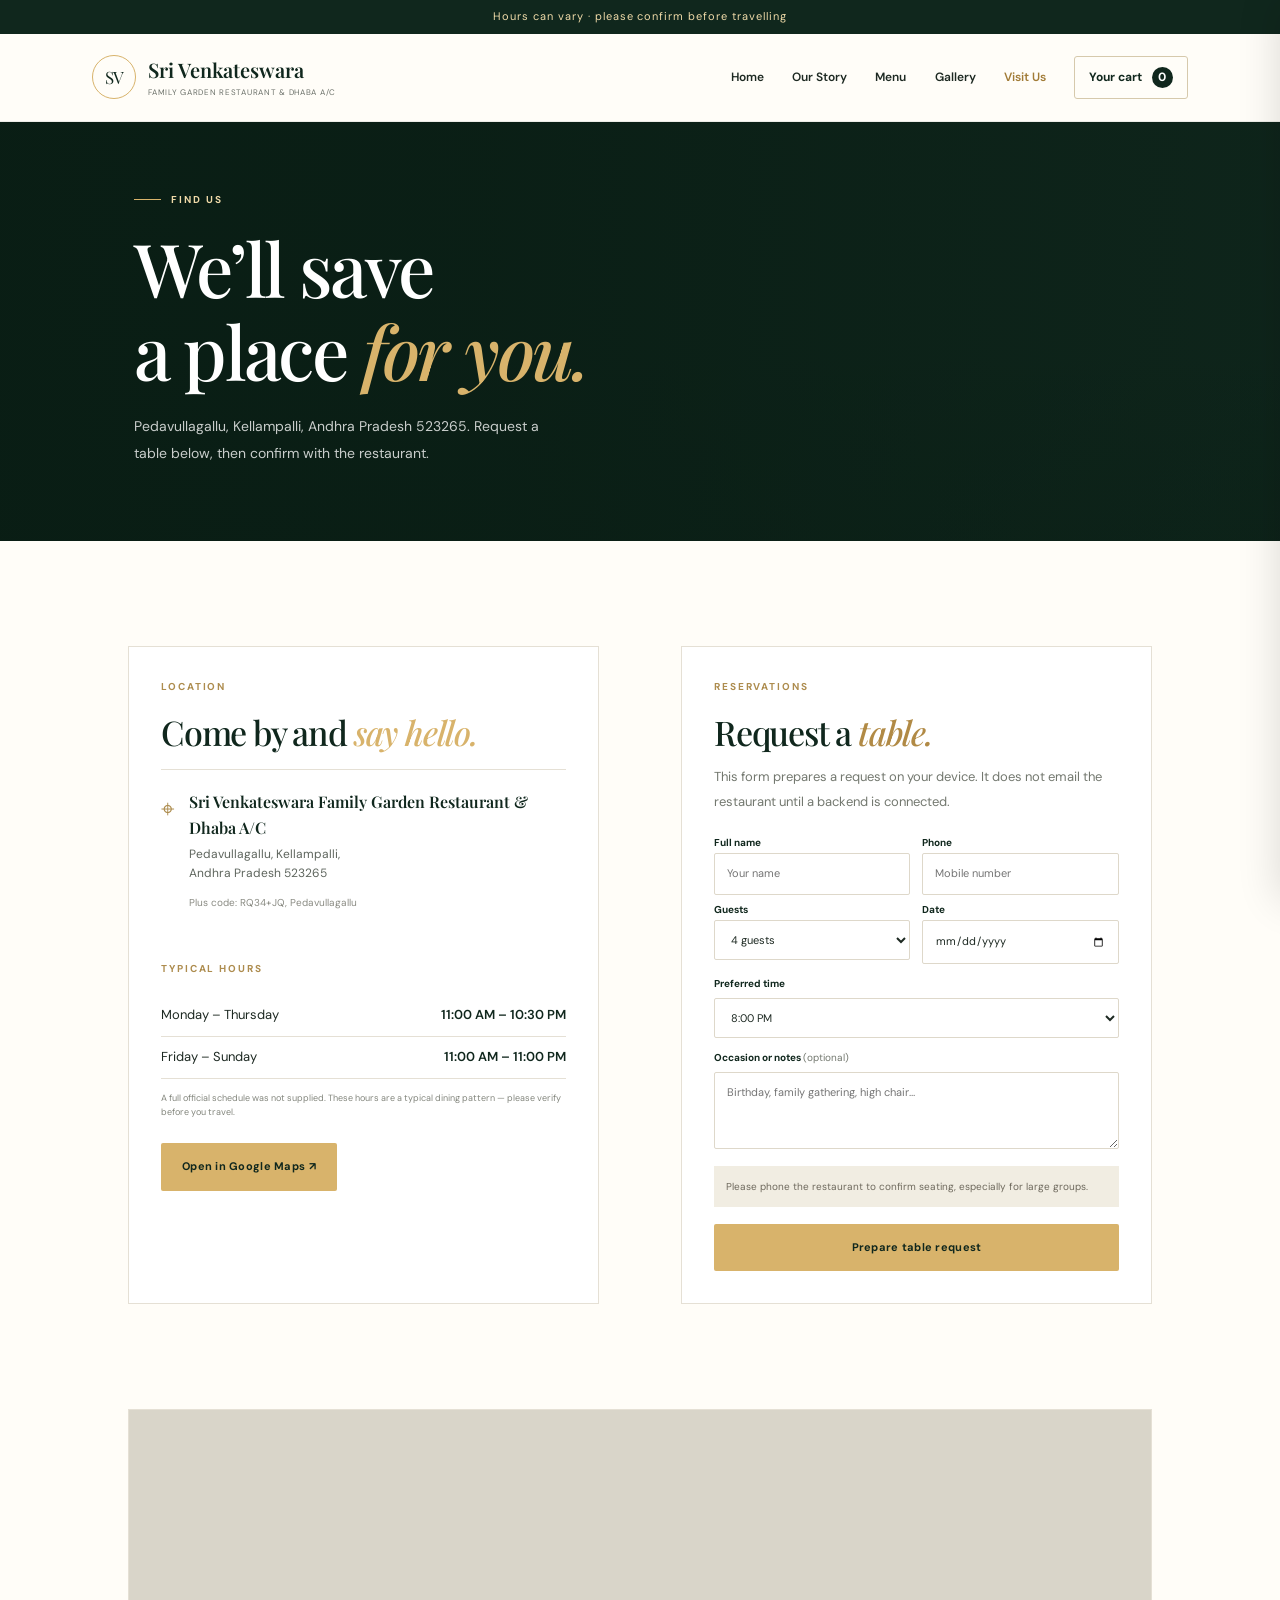
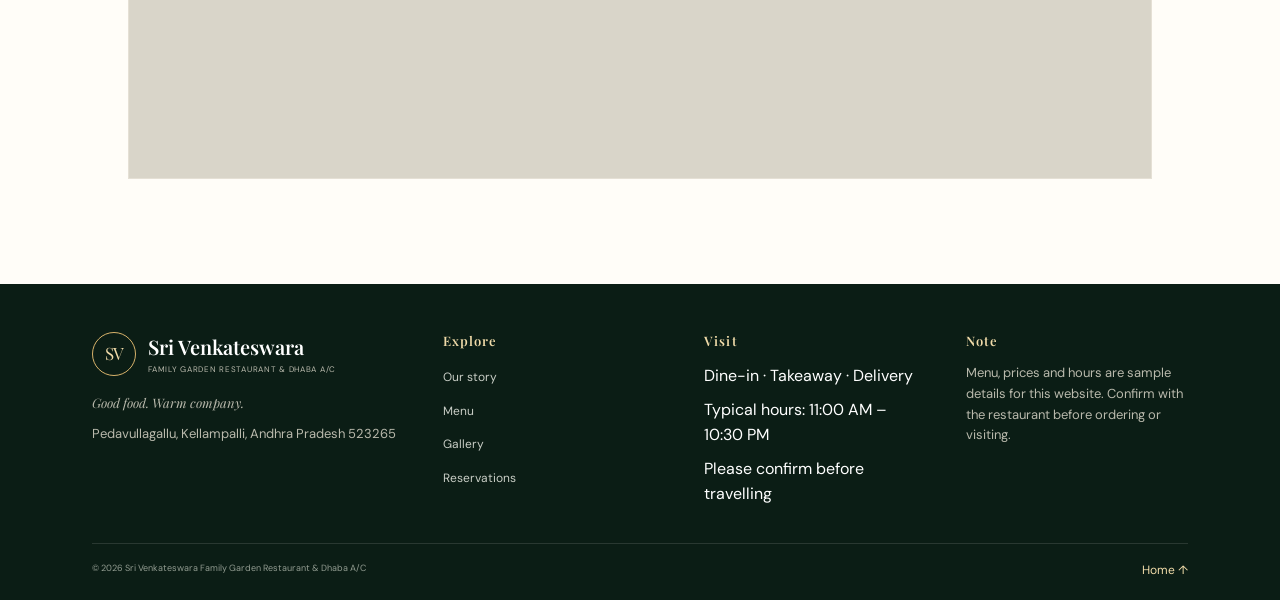
<file: contact.html>
<!DOCTYPE html>
<html lang="en">
<head>
  <meta charset="UTF-8" />
  <meta name="viewport" content="width=device-width, initial-scale=1.0" />
  <meta name="theme-color" content="#10271d" />
  <meta name="description" content="Find Sri Venkateswara Family Garden Restaurant & Dhaba A/C in Pedavullagallu, Kellampalli. Hours, map and table requests." />
  <title>Visit Us | Sri Venkateswara Restaurant</title>
  <link rel="preconnect" href="https://fonts.googleapis.com">
  <link rel="preconnect" href="https://fonts.gstatic.com" crossorigin>
  <link href="https://fonts.googleapis.com/css2?family=DM+Sans:wght@400;500;600;700&family=Playfair+Display:wght@500;600;700&display=swap" rel="stylesheet">
  <link rel="stylesheet" href="styles.css" />
</head>
<body>
  <div class="announcement">Hours can vary · please confirm before travelling</div>
  <header class="site-header">
    <a class="brand" href="index.html" aria-label="Sri Venkateswara home">
      <span class="brand-mark" aria-hidden="true">SV</span>
      <span class="brand-copy">
        <strong>Sri Venkateswara</strong>
        <small>FAMILY GARDEN RESTAURANT &amp; DHABA A/C</small>
      </span>
    </a>
    <button class="menu-toggle" id="menuToggle" aria-label="Open navigation" aria-expanded="false">☰</button>
    <nav class="main-nav" id="mainNav">
      <a href="index.html">Home</a>
      <a href="about.html">Our Story</a>
      <a href="menu.html">Menu</a>
      <a href="gallery.html">Gallery</a>
      <a class="active" href="contact.html">Visit Us</a>
      <button class="cart-nav" id="openCart" type="button">Your cart <span id="cartCount">0</span></button>
    </nav>
  </header>

  <main>
    <section class="hero page-hero contact-hero">
      <div class="hero-shade"></div>
      <div class="hero-content">
        <p class="eyebrow"><span></span> FIND US</p>
        <h1>We’ll save<br>a place <em>for you.</em></h1>
        <p class="hero-description">Pedavullagallu, Kellampalli, Andhra Pradesh 523265. Request a table below, then confirm with the restaurant.</p>
      </div>
    </section>

    <section class="section contact-grid">
      <div class="info-card">
        <p class="eyebrow">LOCATION</p>
        <h2>Come by and <em>say hello.</em></h2>
        <div class="address-card">
          <span class="address-icon">⌖</span>
          <div>
            <strong>Sri Venkateswara Family Garden Restaurant &amp; Dhaba A/C</strong>
            <p>Pedavullagallu, Kellampalli,<br>Andhra Pradesh 523265</p>
            <small>Plus code: RQ34+JQ, Pedavullagallu</small>
          </div>
        </div>
        <p class="eyebrow" style="margin-top:28px">TYPICAL HOURS</p>
        <table class="hours-table">
          <tr><td>Monday – Thursday</td><td>11:00 AM – 10:30 PM</td></tr>
          <tr><td>Friday – Sunday</td><td>11:00 AM – 11:00 PM</td></tr>
        </table>
        <p class="hours-note" style="max-width:none;margin-top:12px">A full official schedule was not supplied. These hours are a typical dining pattern — please verify before you travel.</p>
        <div class="visit-actions" style="margin-top:24px">
          <a class="button button-gold" href="https://www.google.com/maps/search/?api=1&query=Sri+Venkateswara+Family+Garden+Restaurant+Dhaba+Pedavullagallu+Andhra+Pradesh+523265" target="_blank" rel="noopener noreferrer">Open in Google Maps ↗</a>
        </div>
      </div>
      <div class="form-card">
        <p class="eyebrow">RESERVATIONS</p>
        <h2>Request a <em>table.</em></h2>
        <p class="muted">This form prepares a request on your device. It does not email the restaurant until a backend is connected.</p>
        <form id="reservationForm">
          <div class="two-col">
            <div>
              <label for="guestName">Full name</label>
              <input id="guestName" name="guestName" required autocomplete="name" placeholder="Your name">
            </div>
            <div>
              <label for="guestPhone">Phone</label>
              <input id="guestPhone" name="guestPhone" type="tel" required autocomplete="tel" placeholder="Mobile number">
            </div>
          </div>
          <div class="two-col">
            <div>
              <label for="guestCount">Guests</label>
              <select id="guestCount" name="guestCount" required>
                <option value="2">2 guests</option>
                <option value="3">3 guests</option>
                <option value="4" selected>4 guests</option>
                <option value="6">6 guests</option>
                <option value="8">8 guests</option>
                <option value="10+">10 or more</option>
              </select>
            </div>
            <div>
              <label for="visitDate">Date</label>
              <input id="visitDate" name="visitDate" type="date" required>
            </div>
          </div>
          <label for="visitTime">Preferred time</label>
          <select id="visitTime" name="visitTime" required>
            <option>12:00 PM</option>
            <option>1:00 PM</option>
            <option>1:30 PM</option>
            <option>7:00 PM</option>
            <option selected>8:00 PM</option>
            <option>8:30 PM</option>
            <option>9:00 PM</option>
          </select>
          <label for="guestNotes">Occasion or notes <span>(optional)</span></label>
          <textarea id="guestNotes" name="guestNotes" rows="3" placeholder="Birthday, family gathering, high chair…"></textarea>
          <div class="form-notice">Please phone the restaurant to confirm seating, especially for large groups.</div>
          <button class="button button-gold" type="submit">Prepare table request</button>
        </form>
        <div id="reservationConfirmation" class="order-confirmation" hidden aria-live="polite"></div>
      </div>
    </section>

    <section class="section" style="padding-top:0">
      <div class="map-embed">
        <iframe title="Map of Pedavullagallu, Kellampalli" loading="lazy" referrerpolicy="no-referrer-when-downgrade" src="https://maps.google.com/maps?q=Pedavullagallu%20Kellampalli%20Andhra%20Pradesh%20523265&t=&z=15&ie=UTF8&iwloc=&output=embed"></iframe>
      </div>
    </section>
  </main>

  <footer class="site-footer">
    <div class="footer-grid">
      <div>
        <a class="brand footer-brand" href="index.html">
          <span class="brand-mark" aria-hidden="true">SV</span>
          <span class="brand-copy"><strong>Sri Venkateswara</strong><small>FAMILY GARDEN RESTAURANT &amp; DHABA A/C</small></span>
        </a>
        <p class="footer-tagline">Good food. Warm company.</p>
        <p>Pedavullagallu, Kellampalli, Andhra Pradesh 523265</p>
      </div>
      <div>
        <h3>Explore</h3>
        <ul>
          <li><a href="about.html">Our story</a></li>
          <li><a href="menu.html">Menu</a></li>
          <li><a href="gallery.html">Gallery</a></li>
          <li><a href="contact.html">Reservations</a></li>
        </ul>
      </div>
      <div>
        <h3>Visit</h3>
        <ul>
          <li>Dine-in · Takeaway · Delivery</li>
          <li>Typical hours: 11:00 AM – 10:30 PM</li>
          <li>Please confirm before travelling</li>
        </ul>
      </div>
      <div>
        <h3>Note</h3>
        <p>Menu, prices and hours are sample details for this website. Confirm with the restaurant before ordering or visiting.</p>
      </div>
    </div>
    <div class="footer-bottom"><span>© <span id="year"></span> Sri Venkateswara Family Garden Restaurant &amp; Dhaba A/C</span><a href="index.html">Home ↑</a></div>
  </footer>

  <div class="cart-backdrop" id="cartBackdrop" hidden></div>
  <aside class="cart-drawer" id="cartDrawer" aria-label="Shopping cart" aria-hidden="true">
    <div class="cart-header"><div><p class="eyebrow">YOUR ORDER</p><h2>Your <em>cart</em></h2></div><button id="closeCart" class="close-cart" aria-label="Close cart">×</button></div>
    <div id="cartItems" class="cart-items"></div>
    <div class="cart-footer">
      <div class="cart-total-row"><span>Estimated total</span><strong id="cartTotal">—</strong></div>
      <p class="cart-small">Sample prices only.</p>
      <button class="button button-gold checkout-button" id="checkoutButton">Continue to checkout</button>
    </div>
  </aside>
  <div class="modal-backdrop" id="checkoutBackdrop" hidden>
    <section class="checkout-modal" role="dialog" aria-modal="true" aria-labelledby="checkoutTitle">
      <button class="close-modal" id="closeCheckout" aria-label="Close checkout">×</button>
      <p class="eyebrow">ALMOST THERE</p>
      <h2 id="checkoutTitle">Order <em>details.</em></h2>
      <p class="checkout-intro">This website prepares a summary only.</p>
      <form id="checkoutForm">
        <label for="customerName">Full name</label>
        <input id="customerName" name="customerName" autocomplete="name" required placeholder="Enter your name">
        <label for="customerPhone">Phone number</label>
        <input id="customerPhone" name="customerPhone" type="tel" autocomplete="tel" required placeholder="Enter your phone number">
        <label for="orderType">Order type</label>
        <select id="orderType" name="orderType" required>
          <option value="Pickup">Pickup / takeaway</option>
          <option value="Dine-in">Dine-in</option>
          <option value="Delivery">Delivery</option>
        </select>
        <label for="customerAddress">Address or special instructions <span>(optional)</span></label>
        <textarea id="customerAddress" name="customerAddress" rows="3"></textarea>
        <div class="checkout-notice">No payment will be taken here.</div>
        <button class="button button-gold checkout-submit" type="submit">Prepare order summary</button>
      </form>
      <div id="orderConfirmation" class="order-confirmation" hidden aria-live="polite"></div>
    </section>
  </div>
  <div class="toast" id="toast" role="status" aria-live="polite"></div>
  <script src="script.js"></script>
</body>
</html>
</file>
<file: styles.css>
:root {
  --green: #10271d;
  --green-2: #18382a;
  --green-3: #244735;
  --gold: #d8b36b;
  --gold-light: #f0dba9;
  --cream: #f7f4ed;
  --paper: #fffdf8;
  --ink: #1d2922;
  --muted: #73786f;
  --line: #e5e0d5;
  --serif: "Playfair Display", Georgia, serif;
  --sans: "DM Sans", Arial, sans-serif;
}
* { box-sizing: border-box; }
html { scroll-behavior: smooth; scroll-padding-top: 90px; }
body { margin: 0; color: var(--ink); background: var(--paper); font-family: var(--sans); line-height: 1.6; }
body.no-scroll { overflow: hidden; }
img { max-width: 100%; display: block; }
a { color: inherit; text-decoration: none; }
button, input, select, textarea { font: inherit; }
button, a { -webkit-tap-highlight-color: transparent; }
button { cursor: pointer; }
.announcement { text-align: center; padding: 8px 15px; background: var(--green); color: var(--gold-light); font-size: 11px; letter-spacing: .09em; }
.site-header { height: 88px; display: flex; align-items: center; justify-content: space-between; padding: 0 7.2%; background: var(--paper); position: sticky; top: 0; z-index: 20; border-bottom: 1px solid rgba(16,39,29,.08); }
.brand { display: flex; align-items: center; gap: 12px; min-width: 0; }
.brand-mark { width: 44px; height: 44px; flex: 0 0 44px; display: grid; place-items: center; border: 1px solid var(--gold); border-radius: 50%; color: var(--green); font-family: var(--serif); font-size: 17px; letter-spacing: -.06em; }
.brand-copy { display: flex; flex-direction: column; line-height: 1.2; }
.brand-copy strong { font: 600 20px var(--serif); color: var(--green); }
.brand-copy small { font-size: 8px; letter-spacing: .09em; margin-top: 5px; color: #6c716a; }
.main-nav { display: flex; align-items: center; gap: clamp(14px, 2.2vw, 32px); font-size: 12px; font-weight: 600; }
.main-nav > a { transition: color .2s; }
.main-nav > a:hover, .main-nav > a.active, .text-link:hover { color: #a17b36; }
.cart-nav { border: 1px solid #d6c9ac; border-radius: 3px; background: transparent; color: var(--green); padding: 10px 14px; font-weight: 700; font-size: 12px; }
.cart-nav span { display: inline-grid; place-items: center; margin-left: 7px; width: 21px; height: 21px; border-radius: 50%; background: var(--green); color: white; }
.menu-toggle { display: none; border: 0; background: none; color: var(--green); font-size: 25px; }
.hero { min-height: 640px; position: relative; display: flex; align-items: center; overflow: hidden; background: var(--green) url("https://images.unsplash.com/photo-1559339352-11d035aa65de?auto=format&fit=crop&w=2000&q=90") center 55% / cover no-repeat; color: white; }
.hero.page-hero { min-height: 380px; background-image: url("https://images.unsplash.com/photo-1414235077428-338989a2e8c0?auto=format&fit=crop&w=2000&q=90"); }
.hero.menu-hero { background-image: url("https://images.unsplash.com/photo-1563379091339-03246963d96c?auto=format&fit=crop&w=2000&q=90"); }
.hero.gallery-hero { background-image: url("https://images.unsplash.com/photo-1517248135467-4c7edcad34c4?auto=format&fit=crop&w=2000&q=90"); }
.hero.contact-hero { background-image: url("https://images.unsplash.com/photo-1552566626-52f8b828add9?auto=format&fit=crop&w=2000&q=90"); }
.hero-shade { position: absolute; inset: 0; background: linear-gradient(90deg, rgba(9,29,20,.95) 0%, rgba(9,29,20,.82) 38%, rgba(9,29,20,.24) 100%), linear-gradient(0deg, rgba(9,29,20,.25), transparent 45%); }
.hero-content { position: relative; z-index: 1; width: min(700px, 88%); margin-left: 10.5%; padding: 70px 0 86px; }
.page-hero .hero-content { padding: 70px 0 60px; }
.eyebrow { font-size: 10px; font-weight: 700; letter-spacing: .19em; color: #ad8c4e; margin: 0 0 18px; }
.hero .eyebrow { color: var(--gold-light); display: flex; align-items: center; gap: 10px; }
.hero .eyebrow span { width: 27px; height: 1px; background: var(--gold); }
h1, h2 { font-family: var(--serif); font-weight: 500; line-height: 1.13; letter-spacing: -.035em; }
h1 { font-size: clamp(42px, 5.8vw, 76px); margin: 0 0 20px; }
h1 em, h2 em { font-weight: 500; color: var(--gold); }
.hero-description { max-width: 440px; font-size: 14px; color: rgba(255,255,255,.78); line-height: 1.9; }
.hero-actions { display: flex; flex-wrap: wrap; gap: 12px; margin-top: 29px; }
.button { display: inline-flex; align-items: center; justify-content: center; gap: 12px; border-radius: 2px; border: 1px solid transparent; padding: 14px 20px; font-size: 11px; font-weight: 700; letter-spacing: .025em; transition: transform .2s, background .2s; min-height: 47px; }
.button:hover { transform: translateY(-2px); }
.button-gold { background: var(--gold); color: var(--green); }
.button-gold:hover { background: var(--gold-light); }
.button-outline { border-color: rgba(255,255,255,.45); color: white; background: transparent; }
.button-outline:hover { background: rgba(255,255,255,.08); }
.button-dark { background: var(--green); color: white; }
.button-dark:hover { background: var(--green-2); }
.hero-rating { display: flex; align-items: center; gap: 9px; font-size: 11px; color: rgba(255,255,255,.72); margin-top: 38px; }
.hero-rating strong { color: white; }
.stars { color: var(--gold); letter-spacing: 2px; font-size: 13px; white-space: nowrap; }
.hero-note { position: absolute; z-index: 1; right: 8%; bottom: 44px; display: flex; align-items: center; gap: 13px; padding: 16px 22px; background: rgba(16,39,29,.78); border: 1px solid rgba(216,179,107,.5); font-size: 10px; line-height: 1.6; color: rgba(255,255,255,.7); }
.hero-note strong { color: white; font-size: 12px; }
.note-icon { color: var(--gold); font-size: 26px; }
.trust-strip { display: grid; grid-template-columns: repeat(4,1fr); padding: 25px 8%; background: #f0ece2; gap: 24px; }
.trust-strip > div { display: flex; align-items: center; justify-content: center; gap: 13px; }
.trust-icon { display: grid; place-items: center; width: 40px; height: 40px; border: 1px solid #d8c69e; border-radius: 50%; color: #9b7839; font-size: 19px; flex: 0 0 40px; }
.trust-strip strong, .trust-strip small { display: block; }
.trust-strip strong { font-family: var(--serif); color: var(--green); font-size: 16px; font-weight: 600; }
.trust-strip small { font-size: 10px; color: var(--muted); margin-top: 3px; }
.section { padding: 105px 10%; }
.intro-section { display: grid; grid-template-columns: 1fr 1fr; align-items: center; gap: 9%; }
.intro-image { position: relative; padding: 0 0 28px 28px; }
.intro-image::before { content: ""; position: absolute; z-index: 0; left: 0; top: -22px; width: 66%; height: 70%; border: 1px solid var(--gold); }
.intro-image img { position: relative; z-index: 1; width: 100%; height: 430px; object-fit: cover; display: block; }
.image-caption { position: absolute; z-index: 2; bottom: 0; right: -10px; background: var(--green); color: white; padding: 15px 20px; font: 14px var(--serif); }
.image-caption span { color: var(--gold); margin-right: 7px; }
.intro-copy h2, .section-heading h2, .visit-copy h2 { font-size: clamp(35px, 4vw, 51px); color: var(--green); margin: 0 0 20px; }
.intro-copy h2 em, .section-heading h2 em, .visit-copy h2 em, .cart-header h2 em, .checkout-modal h2 em, .form-card h2 em { color: #b18a45; }
.intro-copy > p:not(.eyebrow), .visit-copy > p:not(.eyebrow), .muted { color: var(--muted); font-size: 13px; line-height: 1.95; max-width: 460px; }
.feature-list { margin: 26px 0 20px; border-top: 1px solid var(--line); }
.feature-list > div { display: flex; gap: 17px; align-items: center; border-bottom: 1px solid var(--line); padding: 12px 0; }
.feature-list > div > span { color: #ad8c4e; font-size: 10px; }
.feature-list p { margin: 0; display: flex; flex-direction: column; line-height: 1.6; }
.feature-list strong { font-size: 12px; color: var(--green); }
.feature-list small { color: var(--muted); font-size: 10px; }
.text-link { color: var(--green); font-size: 11px; font-weight: 700; border-bottom: 1px solid var(--gold); padding-bottom: 7px; }
.text-link span { margin-left: 15px; }
.menu-section { background: var(--cream); padding-top: 85px; padding-bottom: 90px; }
.section-heading { display: flex; align-items: end; justify-content: space-between; gap: 40px; margin-bottom: 30px; }
.section-heading h2 { margin-bottom: 0; }
.section-heading > p { color: var(--muted); font-size: 11px; line-height: 1.8; max-width: 330px; margin: 0 0 4px; }
.menu-tabs { display: flex; flex-wrap: wrap; gap: 8px; margin-bottom: 27px; }
.filter-btn { border: 1px solid #d9d4c8; background: transparent; color: #646960; padding: 9px 15px; font-size: 10px; border-radius: 2px; }
.filter-btn.active, .filter-btn:hover { background: var(--green); color: white; border-color: var(--green); }
.menu-grid { display: grid; grid-template-columns: repeat(3,1fr); gap: 20px; }
.menu-card { background: var(--paper); border: 1px solid #e9e4d9; min-width: 0; display: flex; flex-direction: column; transition: box-shadow .2s, transform .2s; }
.menu-card:hover { transform: translateY(-3px); box-shadow: 0 12px 28px rgba(16,39,29,.08); }
.menu-photo { height: 185px; position: relative; overflow: hidden; background: #d9d5c9; }
.menu-photo img { width: 100%; height: 100%; object-fit: cover; display: block; transition: transform .5s; }
.menu-card:hover .menu-photo img { transform: scale(1.04); }
.menu-tag { position: absolute; top: 12px; left: 12px; background: var(--gold-light); color: var(--green); padding: 5px 8px; font-size: 8px; letter-spacing: .1em; text-transform: uppercase; font-weight: 700; }
.menu-card-content { padding: 17px; display: flex; flex-direction: column; flex: 1; }
.menu-card h3 { font: 600 19px var(--serif); color: var(--green); margin: 0 0 7px; }
.menu-card p { color: var(--muted); font-size: 10px; line-height: 1.7; margin: 0 0 15px; flex: 1; }
.menu-card-bottom { display: flex; align-items: center; justify-content: space-between; gap: 8px; border-top: 1px solid var(--line); padding-top: 12px; }
.price-request { font-size: 13px; color: var(--green); font-weight: 700; font-family: var(--serif); }
.add-button { border: 1px solid #c6b487; color: var(--green); background: transparent; padding: 8px 11px; font-size: 10px; font-weight: 700; white-space: nowrap; }
.add-button:hover { background: var(--green); color: white; border-color: var(--green); }
.menu-disclaimer { color: #777a71; font-size: 10px; margin: 22px 0 0; }
.quote-section { text-align: center; background: var(--green); color: white; padding: 60px 20px 65px; }
.quote-mark { font: 72px/1 var(--serif); color: var(--gold); height: 51px; }
.quote-section > p { font: clamp(21px, 3vw, 30px)/1.5 var(--serif); max-width: 650px; margin: 12px auto 18px; }
.quote-source { display: flex; align-items: center; justify-content: center; gap: 12px; font-size: 10px; color: rgba(255,255,255,.65); }
.visit-section { display: grid; grid-template-columns: 1fr 1fr; gap: 9%; align-items: center; }
.visit-copy h2 { margin-bottom: 19px; }
.address-card { display: flex; align-items: flex-start; gap: 14px; padding: 20px 0; margin-top: 18px; border-top: 1px solid var(--line); }
.address-icon { font-size: 24px; color: #ad8c4e; }
.address-card strong { color: var(--green); font: 600 16px var(--serif); }
.address-card p { color: #5e655d; font-size: 12px; margin: 4px 0; }
.address-card small { font-size: 10px; color: #8a8b83; }
.visit-actions { display: flex; align-items: center; flex-wrap: wrap; gap: 14px; }
.hours-note { max-width: 170px; font-size: 9px; color: #83867d; }
.map-panel { min-height: 360px; display: flex; flex-direction: column; align-items: center; justify-content: center; text-align: center; color: white; position: relative; overflow: hidden; background: linear-gradient(135deg, rgba(16,39,29,.92), rgba(24,56,42,.88)), url("https://images.unsplash.com/photo-1517248135467-4c7edcad34c4?auto=format&fit=crop&w=900&q=80") center/cover; }
.map-embed { min-height: 360px; border: 1px solid var(--line); overflow: hidden; background: #d9d5c9; }
.map-embed iframe { width: 100%; height: 100%; min-height: 360px; border: 0; }
.map-panel::before, .map-panel::after { content: ""; position: absolute; width: 145%; height: 1px; background: rgba(216,179,107,.2); transform: rotate(35deg); }
.map-panel::after { transform: rotate(-35deg); }
.map-pin { position: relative; z-index: 1; display: grid; place-items: center; width: 54px; height: 54px; border-radius: 50% 50% 50% 0; transform: rotate(-45deg); background: var(--gold); color: var(--green); font-size: 27px; margin-bottom: 22px; }
.map-label { position: relative; z-index: 1; font-size: 9px; letter-spacing: .18em; color: var(--gold-light); }
.map-panel > strong { position: relative; z-index: 1; font: 30px/1.25 var(--serif); margin: 10px 0 20px; }
.map-panel > a { position: relative; z-index: 1; border-bottom: 1px solid var(--gold); padding-bottom: 5px; font-size: 10px; color: var(--gold-light); }
.site-footer { padding: 48px 7.2% 20px; background: #0b1d15; color: white; }
.footer-grid { display: grid; grid-template-columns: 1.4fr 1fr 1fr 1fr; gap: 40px; margin-bottom: 28px; }
.footer-brand .brand-mark { color: var(--gold-light); }
.footer-brand .brand-copy strong { color: white; }
.footer-brand .brand-copy small { color: #b9b9ac; }
.site-footer p { color: #b9b9ac; font-size: 13px; }
.footer-tagline { font: italic 14px var(--serif); margin: 18px 0 12px; }
.site-footer h3 { margin: 0 0 14px; font: 600 13px var(--serif); color: var(--gold-light); letter-spacing: .08em; }
.site-footer ul { list-style: none; margin: 0; padding: 0; }
.site-footer li { margin-bottom: 8px; }
.site-footer a { color: #c9cec6; font-size: 12px; }
.site-footer a:hover { color: var(--gold-light); }
.footer-bottom { display: flex; justify-content: space-between; gap: 15px; padding-top: 17px; border-top: 1px solid rgba(255,255,255,.12); color: #929c91; font-size: 9px; }
.footer-bottom a { color: var(--gold-light); }
.highlights { display: grid; grid-template-columns: repeat(3,1fr); gap: 22px; }
.highlight-card { padding: 28px 24px; border: 1px solid var(--line); background: white; }
.highlight-card span { color: var(--gold); font-size: 22px; }
.highlight-card h3 { font: 600 22px var(--serif); color: var(--green); margin: 12px 0 8px; }
.highlight-card p { margin: 0; color: var(--muted); font-size: 13px; }
.reviews-grid { display: grid; grid-template-columns: repeat(3,1fr); gap: 20px; }
.review-card { background: white; border: 1px solid var(--line); padding: 26px 22px; }
.review-card p { font: 18px/1.6 var(--serif); color: var(--green); margin: 12px 0 16px; }
.review-card small { color: var(--muted); font-size: 11px; }
.gallery-grid { display: grid; grid-template-columns: repeat(4,1fr); grid-auto-rows: 210px; gap: 12px; }
.gallery-grid figure { margin: 0; overflow: hidden; position: relative; }
.gallery-grid img { width: 100%; height: 100%; object-fit: cover; transition: transform .45s; }
.gallery-grid figure:hover img { transform: scale(1.06); }
.gallery-grid figure:nth-child(1) { grid-column: span 2; grid-row: span 2; }
.gallery-grid figure:nth-child(6) { grid-column: span 2; }
.gallery-grid figcaption { position: absolute; left: 0; right: 0; bottom: 0; padding: 12px 14px; background: linear-gradient(transparent, rgba(9,29,20,.8)); color: white; font-size: 12px; }
.hours-table { width: 100%; border-collapse: collapse; margin-top: 8px; }
.hours-table td { padding: 10px 0; border-bottom: 1px solid var(--line); font-size: 13px; }
.hours-table td:last-child { text-align: right; color: var(--green); font-weight: 600; }
.contact-grid { display: grid; grid-template-columns: 1fr 1fr; gap: 8%; }
.form-card, .info-card { background: white; border: 1px solid var(--line); padding: 32px; }
.form-card h2, .info-card h2 { font-size: 34px; color: var(--green); margin: 0 0 10px; }
.form-card form, .checkout-modal form { display: flex; flex-direction: column; }
.form-card label, .checkout-modal label { font-size: 10px; font-weight: 700; color: var(--green); margin: 12px 0 6px; }
.form-card label span, .checkout-modal label span { color: var(--muted); font-weight: 400; }
.form-card input, .form-card select, .form-card textarea,
.checkout-modal input, .checkout-modal select, .checkout-modal textarea { width: 100%; border: 1px solid #ded8ca; background: white; padding: 11px 12px; color: var(--ink); outline: none; border-radius: 2px; font-size: 11px; }
.form-card input:focus, .form-card select:focus, .form-card textarea:focus,
.checkout-modal input:focus, .checkout-modal select:focus, .checkout-modal textarea:focus { border-color: #b18a45; box-shadow: 0 0 0 2px rgba(216,179,107,.15); }
.form-notice { margin: 17px 0; background: #f1ede2; color: #6e695d; padding: 12px; font-size: 10px; line-height: 1.7; }
.two-col { display: grid; grid-template-columns: 1fr 1fr; gap: 12px; }
.story-stats { display: grid; grid-template-columns: repeat(3,1fr); gap: 18px; margin-top: 36px; }
.story-stats div { padding: 20px; background: var(--cream); }
.story-stats strong { display: block; font: 600 28px var(--serif); color: var(--green); }
.story-stats span { font-size: 11px; color: var(--muted); }
.cart-backdrop, .modal-backdrop { position: fixed; z-index: 40; inset: 0; background: rgba(5,17,11,.55); backdrop-filter: blur(2px); }
.cart-drawer { position: fixed; z-index: 41; right: 0; top: 0; bottom: 0; width: min(440px, 100%); display: flex; flex-direction: column; background: var(--paper); padding: 28px; transform: translateX(102%); transition: transform .28s ease; box-shadow: -10px 0 40px rgba(0,0,0,.14); }
.cart-drawer.open { transform: translateX(0); }
.cart-header { display: flex; align-items: flex-start; justify-content: space-between; padding-bottom: 20px; border-bottom: 1px solid var(--line); }
.cart-header .eyebrow { margin-bottom: 5px; }
.cart-header h2, .checkout-modal h2 { margin: 0; font-size: 34px; color: var(--green); }
.close-cart, .close-modal { border: 0; background: transparent; color: var(--green); font-size: 30px; line-height: 1; }
.cart-items { flex: 1; overflow-y: auto; padding: 15px 0; }
.empty-cart { text-align: center; padding: 50px 12px; color: var(--muted); font-size: 12px; }
.empty-cart .empty-icon { font-size: 34px; color: var(--gold); margin-bottom: 12px; }
.cart-item { display: grid; grid-template-columns: 1fr auto; gap: 8px; padding: 15px 0; border-bottom: 1px solid var(--line); }
.cart-item h3 { font: 600 16px var(--serif); color: var(--green); margin: 0 0 3px; }
.cart-item small { color: #81734f; font-size: 10px; }
.quantity-controls { display: flex; align-items: center; gap: 10px; margin-top: 10px; }
.quantity-controls button { width: 25px; height: 25px; border: 1px solid #d6cbb4; background: transparent; color: var(--green); }
.quantity-controls span { font-size: 11px; min-width: 10px; text-align: center; }
.remove-item { align-self: start; border: 0; background: none; color: #8c6d48; font-size: 10px; }
.cart-footer { border-top: 1px solid var(--line); padding-top: 18px; }
.cart-total-row { display: flex; justify-content: space-between; align-items: center; gap: 10px; font-size: 11px; }
.cart-total-row strong { font-size: 16px; color: var(--green); text-align: right; font-family: var(--serif); }
.cart-small { color: var(--muted); font-size: 10px; line-height: 1.7; }
.checkout-button { width: 100%; margin-top: 8px; }
.checkout-button:disabled { opacity: .5; cursor: not-allowed; }
.modal-backdrop { z-index: 50; display: grid; place-items: center; padding: 20px; overflow-y: auto; }
.checkout-modal { position: relative; width: min(500px, 100%); max-height: 95vh; overflow-y: auto; background: var(--paper); padding: 34px; box-shadow: 0 20px 70px rgba(0,0,0,.25); }
.close-modal { position: absolute; right: 20px; top: 17px; }
.checkout-modal .eyebrow { margin-bottom: 7px; }
.checkout-intro { font-size: 11px; color: var(--muted); line-height: 1.8; margin: 12px 0 20px; }
.checkout-notice { margin: 17px 0; background: #f1ede2; color: #6e695d; padding: 12px; font-size: 10px; line-height: 1.7; }
.checkout-submit { width: 100%; }
.order-confirmation { margin-top: 20px; padding: 16px; border: 1px solid #d7c79f; background: #f6f1e5; color: var(--green); font-size: 11px; line-height: 1.8; white-space: pre-wrap; }
.toast { position: fixed; z-index: 70; left: 50%; bottom: 24px; transform: translate(-50%, 20px); opacity: 0; pointer-events: none; background: var(--green); color: white; border: 1px solid var(--gold); padding: 12px 18px; font-size: 11px; transition: all .25s; max-width: calc(100% - 30px); text-align: center; }
.toast.show { opacity: 1; transform: translate(-50%, 0); }
[hidden] { display: none !important; }
@media (max-width: 1100px) {
  .trust-strip, .highlights, .reviews-grid { grid-template-columns: 1fr 1fr; }
  .gallery-grid { grid-template-columns: 1fr 1fr; grid-auto-rows: 180px; }
  .gallery-grid figure:nth-child(1), .gallery-grid figure:nth-child(6) { grid-column: span 1; grid-row: span 1; }
  .footer-grid { grid-template-columns: 1fr 1fr; }
}
@media (max-width: 950px) {
  .site-header { padding: 0 5%; }
  .main-nav { gap: 12px; }
  .brand-copy strong { font-size: 18px; }
  .brand-copy small { font-size: 7px; }
  .section { padding-left: 7%; padding-right: 7%; }
  .intro-section, .visit-section, .contact-grid { gap: 6%; }
  .menu-grid { grid-template-columns: repeat(2,1fr); }
  .trust-strip { padding-left: 5%; padding-right: 5%; }
}
@media (max-width: 700px) {
  .announcement { font-size: 9px; }
  .site-header { height: 74px; }
  .brand-mark { width: 39px; height: 39px; flex-basis: 39px; }
  .brand-copy strong { font-size: 16px; }
  .brand-copy small { font-size: 6px; letter-spacing: .06em; }
  .menu-toggle { display: block; }
  .main-nav { display: none; position: absolute; top: 74px; left: 0; right: 0; padding: 18px 6% 22px; background: var(--paper); border-bottom: 1px solid var(--line); box-shadow: 0 10px 20px rgba(0,0,0,.06); align-items: stretch; flex-direction: column; gap: 17px; }
  .main-nav.show { display: flex; }
  .main-nav > a { padding: 3px 0; }
  .cart-nav { align-self: flex-start; }
  .hero { min-height: 580px; background-position: 58% center; }
  .hero.page-hero { min-height: 340px; }
  .hero-shade { background: linear-gradient(90deg, rgba(9,29,20,.93), rgba(9,29,20,.55)), linear-gradient(0deg, rgba(9,29,20,.35), transparent); }
  .hero-content { margin-left: 7%; padding: 65px 0 105px; width: 86%; }
  h1 { font-size: clamp(36px, 11vw, 58px); }
  .hero-description { font-size: 12px; max-width: 380px; }
  .hero-note { right: 5%; bottom: 18px; padding: 10px 14px; }
  .hero-rating { flex-wrap: wrap; margin-top: 28px; }
  .trust-strip, .highlights, .reviews-grid, .story-stats, .contact-grid, .two-col, .footer-grid { grid-template-columns: 1fr; }
  .trust-strip > div { justify-content: flex-start; }
  .section { padding: 70px 7%; }
  .intro-section, .visit-section { grid-template-columns: 1fr; gap: 42px; }
  .intro-image { margin-right: 12px; }
  .intro-image img { height: 320px; }
  .intro-copy h2, .section-heading h2, .visit-copy h2 { font-size: 40px; }
  .section-heading { display: block; }
  .section-heading > p { margin-top: 16px; }
  .menu-section { padding-top: 65px; padding-bottom: 65px; }
  .menu-grid { grid-template-columns: 1fr; gap: 15px; }
  .menu-photo { height: 220px; }
  .quote-section { padding: 48px 7%; }
  .map-panel, .map-embed iframe { min-height: 300px; }
  .footer-bottom { flex-direction: column; }
  .form-card, .info-card { padding: 22px; }
}
@media (prefers-reduced-motion: reduce) {
  *, *::before, *::after { scroll-behavior: auto !important; transition-duration: .01ms !important; animation-duration: .01ms !important; }
}
</file>
